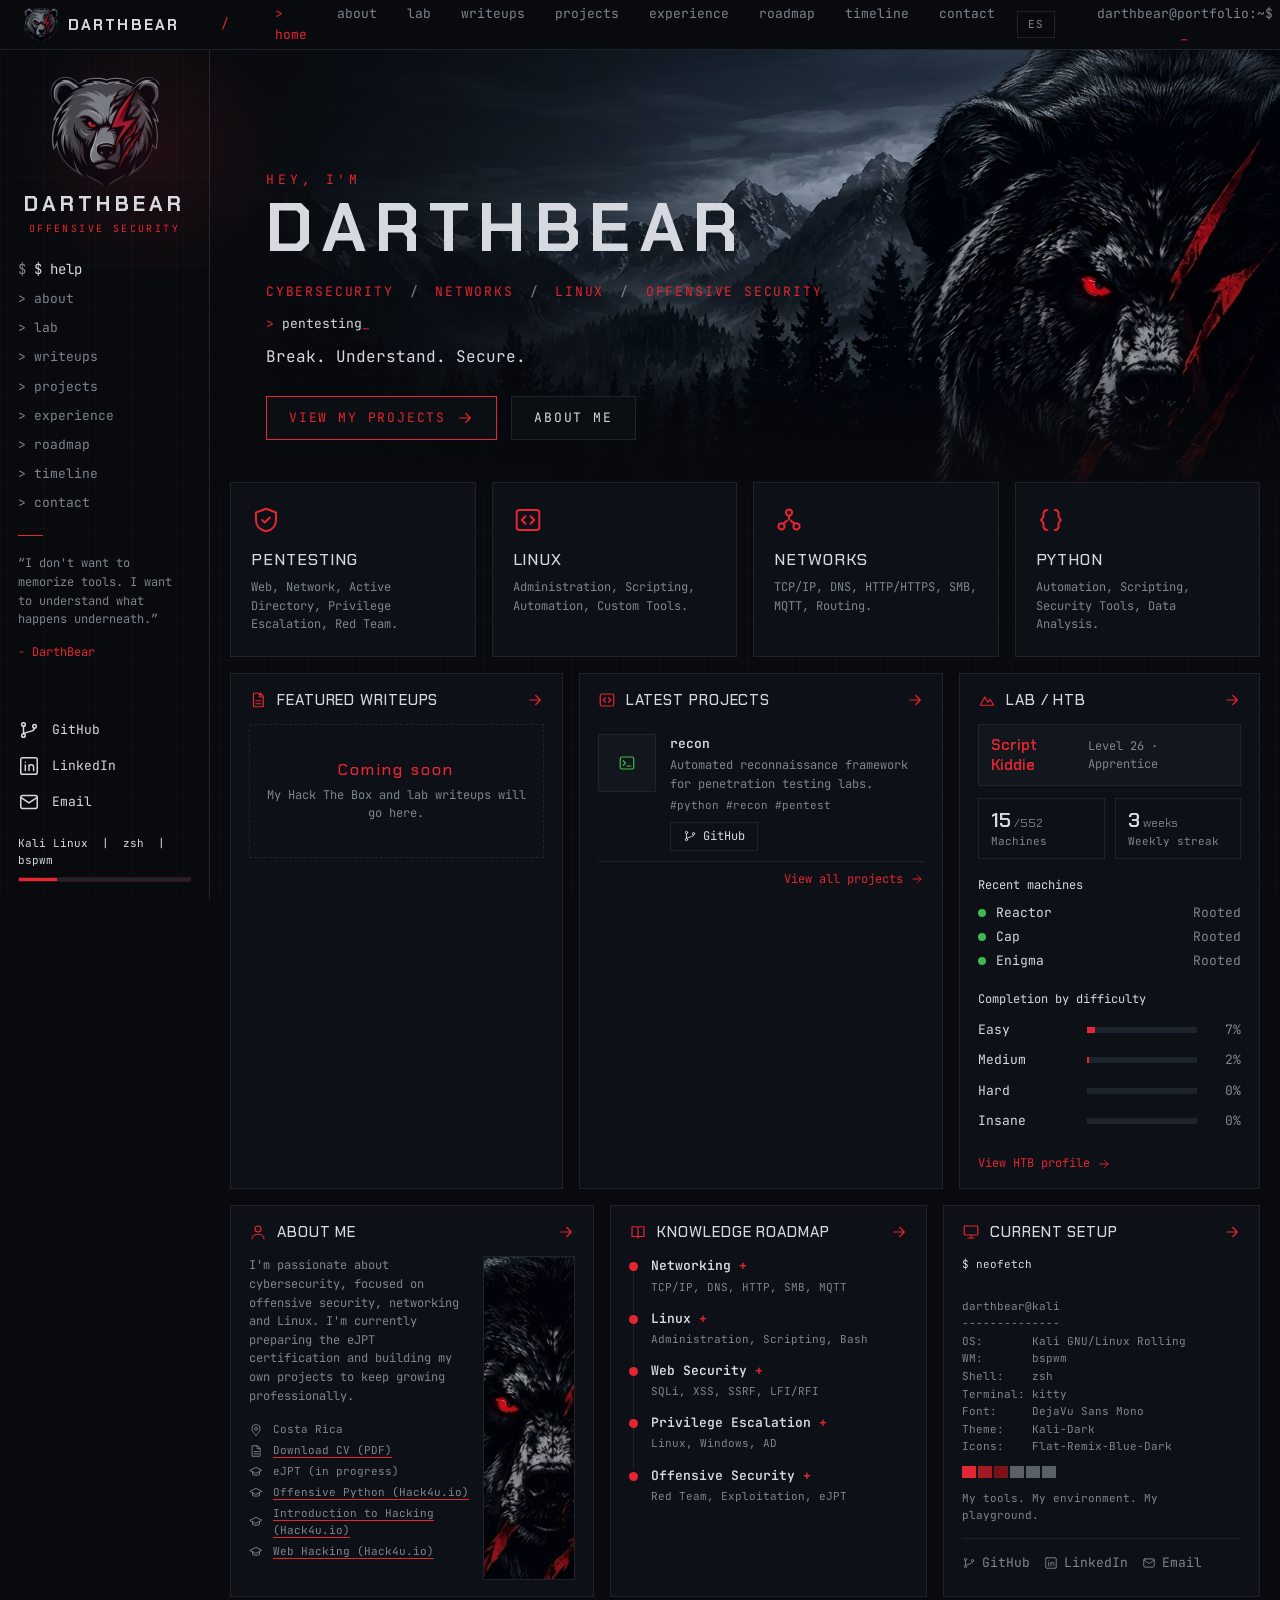
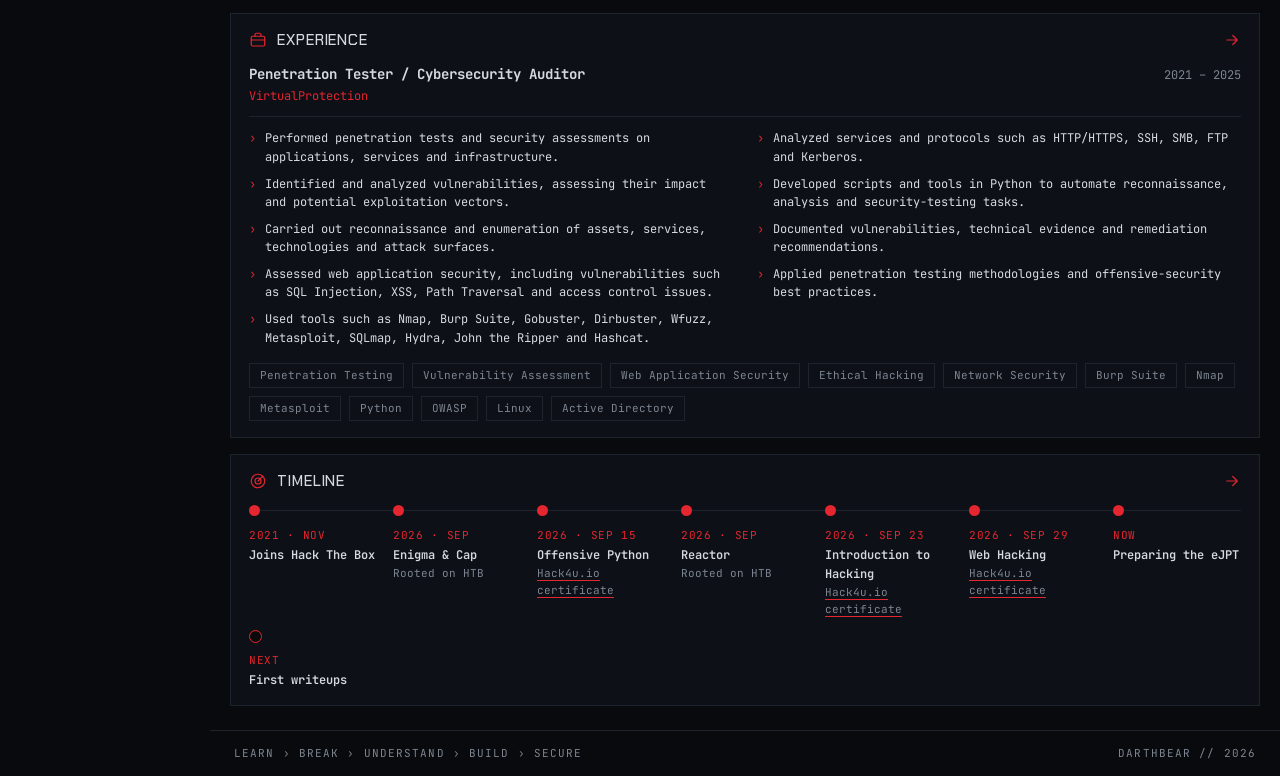
<file: index.html>
<!doctype html>
<html lang="es">
<head>
<meta charset="utf-8">
<meta name="viewport" content="width=device-width, initial-scale=1">
<title>DarthBear · Offensive Security</title>
<meta name="description" content="Portafolio de DarthBear: writeups de HTB, proyectos en Python, redes y Linux.">
<meta name="theme-color" content="#080a0e">
<link rel="canonical" href="https://xx-darthbear-xx.github.io/">
<meta property="og:type" content="website"><meta property="og:site_name" content="DarthBear">
<meta property="og:title" content="DarthBear · Offensive Security"><meta property="og:description" content="Portafolio de ciberseguridad ofensiva: redes, Linux, Python y Hack The Box.">
<meta property="og:url" content="https://xx-darthbear-xx.github.io/"><meta property="og:image" content="https://xx-darthbear-xx.github.io/assets/og.jpg"><meta property="og:image:width" content="1200"><meta property="og:image:height" content="630">
<meta name="twitter:card" content="summary_large_image"><meta name="twitter:image" content="https://xx-darthbear-xx.github.io/assets/og.jpg">
<link rel="alternate" type="application/rss+xml" title="DarthBear · Writeups" href="rss.xml">
<link rel="preload" as="image" href="assets/hero.jpg">
<link rel="icon" type="image/png" href="assets/logo.png">
<link rel="preconnect" href="https://fonts.googleapis.com"><link rel="preconnect" href="https://fonts.gstatic.com" crossorigin>
<link href="https://fonts.googleapis.com/css2?family=JetBrains+Mono:wght@400;600&family=Chakra+Petch:wght@500;700&display=swap" rel="stylesheet">
<link rel="stylesheet" href="styles.css">
</head>
<body>
<svg width="0" height="0" style="position:absolute" aria-hidden="true"><defs>
<symbol id="shield" viewBox="0 0 24 24"><path d="M12 3l8 3v6c0 5-3.5 8-8 9-4.5-1-8-4-8-9V6z M9 12l2 2 4-4"/></symbol>
<symbol id="code" viewBox="0 0 24 24"><rect x="3" y="4" width="18" height="16" rx="2"/><path d="M10 9l-3 3 3 3M14 9l3 3-3 3"/></symbol>
<symbol id="nodes" viewBox="0 0 24 24"><circle cx="12" cy="6" r="2.5"/><circle cx="6" cy="17" r="2.5"/><circle cx="18" cy="17" r="2.5"/><path d="M12 8.5v3M10.5 12.5L7.5 15M13.5 12.5l3 2.5"/></symbol>
<symbol id="py" viewBox="0 0 24 24"><path d="M9 4c-2 0-3 1-3 3v2c0 1-1 2-2 3 1 1 2 2 2 3v2c0 2 1 3 3 3M15 4c2 0 3 1 3 3v2c0 1 1 2 2 3-1 1-2 2-2 3v2c0 2-1 3-3 3"/></symbol>
<symbol id="doc" viewBox="0 0 24 24"><path d="M6 3h9l4 4v14H6zM14 3v5h5M9 13h7M9 17h7"/></symbol>
<symbol id="ghost" viewBox="0 0 24 24"><path d="M6 20V11a6 6 0 0112 0v9l-3-2-3 2-3-2zM10 11h.01M14 11h.01"/></symbol>
<symbol id="win" viewBox="0 0 24 24"><path d="M3 5l8-1v7H3zM13 4l8-1v8h-8zM3 13h8v7l-8-1zM13 13h8v8l-8-1z"/></symbol>
<symbol id="db" viewBox="0 0 24 24"><ellipse cx="12" cy="6" rx="7" ry="3"/><path d="M5 6v12c0 1.7 3.1 3 7 3s7-1.3 7-3V6M5 12c0 1.7 3.1 3 7 3s7-1.3 7-3"/></symbol>
<symbol id="term" viewBox="0 0 24 24"><rect x="3" y="4" width="18" height="16" rx="2"/><path d="M7 9l3 3-3 3M12 16h5"/></symbol>
<symbol id="radar" viewBox="0 0 24 24"><circle cx="12" cy="12" r="9"/><circle cx="12" cy="12" r="4"/><path d="M12 12l6-6"/></symbol>
<symbol id="user" viewBox="0 0 24 24"><circle cx="12" cy="8" r="4"/><path d="M4 21c0-4 4-6 8-6s8 2 8 6"/></symbol>
<symbol id="book" viewBox="0 0 24 24"><path d="M4 5h6a2 2 0 012 2v13a2 2 0 00-2-2H4zM20 5h-6a2 2 0 00-2 2v13a2 2 0 012-2h6z"/></symbol>
<symbol id="screen" viewBox="0 0 24 24"><rect x="3" y="4" width="18" height="12" rx="1"/><path d="M8 20h8M12 16v4"/></symbol>
<symbol id="mtn" viewBox="0 0 24 24"><path d="M3 19l6-11 4 7 3-4 5 8z"/></symbol>
<symbol id="pin" viewBox="0 0 24 24"><path d="M12 21s7-6 7-11a7 7 0 10-14 0c0 5 7 11 7 11z"/><circle cx="12" cy="10" r="2.5"/></symbol>
<symbol id="cap" viewBox="0 0 24 24"><path d="M2 9l10-5 10 5-10 5zM6 11v5c3 2 9 2 12 0v-5"/></symbol>
<symbol id="heart" viewBox="0 0 24 24"><path d="M12 20s-8-5-8-11a4.5 4.5 0 018-2.5A4.5 4.5 0 0120 9c0 6-8 11-8 11z"/></symbol>
<symbol id="gh" viewBox="0 0 24 24"><circle cx="6" cy="6" r="2"/><circle cx="6" cy="18" r="2"/><circle cx="18" cy="8" r="2"/><path d="M6 8v8M18 10c0 4-6 3-12 6"/></symbol>
<symbol id="mail" viewBox="0 0 24 24"><rect x="3" y="5" width="18" height="14" rx="2"/><path d="M3 7l9 6 9-6"/></symbol>
<symbol id="in" viewBox="0 0 24 24"><rect x="3" y="3" width="18" height="18" rx="2"/><path d="M8 11v6M8 8v.01M12 17v-6M12 13c0-3 5-3 5 0v4"/></symbol>
<symbol id="brief" viewBox="0 0 24 24"><rect x="3" y="7" width="18" height="13" rx="2"/><path d="M8 7V5a2 2 0 012-2h4a2 2 0 012 2v2M3 12h18"/></symbol>
<symbol id="ar" viewBox="0 0 24 24"><path d="M5 12h14M13 6l6 6-6 6"/></symbol>
</defs></svg>

<header class="top">
  <a class="tb" href="#home"><img src="assets/logo.png" alt="" width="34" height="34"><b>DARTHBEAR</b></a><span class="sl">/</span>
  <nav aria-label="Principal" data-i18n-attr="aria-label:ariaMain"><a class="on" href="#home" data-i18n="nHome">home</a><a href="#about" data-i18n="nAbout">about</a><a href="#lab" data-i18n="nLab">lab</a><a href="#writeups" data-i18n="nWriteups">writeups</a><a href="#projects" data-i18n="nProjects">projects</a><a href="#experience" data-i18n="nExperience">experience</a><a href="#roadmap" data-i18n="nRoadmap">roadmap</a><a href="#timeline" data-i18n="nTimeline">timeline</a><a href="#contact" data-i18n="nContact">contact</a></nav>
  <button class="lang" id="lang" data-i18n-attr="aria-label:ariaLang" aria-label="Cambiar a inglés">EN</button>
  <button class="prompt" id="open" data-i18n-attr="aria-label:ariaTerm" aria-label="Abrir terminal">darthbear@portfolio:~$ <i>_</i></button>
</header>

<aside class="side">
  <div class="brand"><img src="assets/logo.png" alt="" width="110" height="110"><b>DARTHBEAR</b><span data-i18n="brandSub">OFFENSIVE SECURITY</span></div>
  <nav aria-label="Secundario" data-i18n-attr="aria-label:ariaSide"><a href="#" id="help">$ help</a><a href="#about" data-i18n="nAbout">about</a><a href="#lab" data-i18n="nLab">lab</a><a href="#writeups" data-i18n="nWriteups">writeups</a><a href="#projects" data-i18n="nProjects">projects</a><a href="#experience" data-i18n="nExperience">experience</a><a href="#roadmap" data-i18n="nRoadmap">roadmap</a><a href="#timeline" data-i18n="nTimeline">timeline</a><a href="#contact" data-i18n="nContact">contact</a></nav>
  <blockquote>“<span data-i18n="quote">I don't want to memorize tools. I want to understand what happens underneath.</span>”<cite>- DarthBear</cite></blockquote>
  <div class="soc"><a href="https://github.com/xX-DarthBear-Xx"><svg class="i"><use href="#gh"/></svg>GitHub</a><a href="https://www.linkedin.com/in/kevin-carballo-herrera-245428389"><svg class="i"><use href="#in"/></svg>LinkedIn</a><a href="mailto:kevincarballoherrera@gmail.com"><svg class="i"><use href="#mail"/></svg>Email</a></div>
  <div class="stack">Kali Linux &nbsp;|&nbsp; zsh &nbsp;|&nbsp; bspwm<div class="bar"><i style="width:22%"></i></div></div>
</aside>

<main>
  <section id="home" class="hero">
    <p class="k" data-i18n="hi">HEY, I'M</p>
    <h1>DARTHBEAR</h1>
    <p class="tags"><span data-i18n="tagCyber">CYBERSECURITY</span> <span class="sep">/</span> <span data-i18n="tagNet">NETWORKS</span> <span class="sep">/</span> LINUX <span class="sep">/</span> <span data-i18n="tagOff">OFFENSIVE SECURITY</span></p>
    <p class="type"><span id="tw">pentesting</span><i>_</i></p>
    <p class="motto" data-i18n="motto">Break. Understand. Secure.</p>
    <p><a class="btn pr" href="#projects"><span data-i18n="btnProjects">VIEW MY PROJECTS</span> <svg class="i"><use href="#ar"/></svg></a><a class="btn" href="#about" data-i18n="btnAbout">ABOUT ME</a></p>
  </section>

  <div class="g4">
    <article class="card pil"><svg class="i big"><use href="#shield"/></svg><h3>PENTESTING</h3><p data-i18n="pentDesc">Web, Network, Active Directory, Privilege Escalation, Red Team.</p></article>
    <article class="card pil"><svg class="i big"><use href="#code"/></svg><h3>LINUX</h3><p data-i18n="linuxDesc">Administration, Scripting, Automation, Custom Tools.</p></article>
    <article class="card pil"><svg class="i big"><use href="#nodes"/></svg><h3 data-i18n="pilNet">NETWORKS</h3><p data-i18n="netDesc">TCP/IP, DNS, HTTP/HTTPS, SMB, MQTT, Routing.</p></article>
    <article class="card pil"><svg class="i big"><use href="#py"/></svg><h3>PYTHON</h3><p data-i18n="pyDesc">Automation, Scripting, Security Tools, Data Analysis.</p></article>
  </div>

  <div class="g3">
    <section class="card" id="writeups">
      <h2><svg class="i"><use href="#doc"/></svg><span data-i18n="hWriteups">FEATURED WRITEUPS</span><svg class="i go"><use href="#ar"/></svg></h2>
      <div id="wlist"><p class="soon"><b data-i18n="comingTitle">Coming soon</b><span data-i18n="soon">Aquí publicaré mis writeups de Hack The Box y laboratorios.</span></p></div>
    </section>

    <section class="card" id="projects">
      <h2><svg class="i"><use href="#code"/></svg><span data-i18n="hProjects">LATEST PROJECTS</span><svg class="i go"><use href="#ar"/></svg></h2>
      <div class="proj"><span class="ic sq"><svg class="i"><use href="#term"/></svg></span><div><b>recon</b><p data-i18n="reconDesc">Automated reconnaissance framework for penetration testing labs.</p><em>#python #recon #pentest</em><p class="ghs" id="ghstats"></p><div class="bt"><a href="https://github.com/xX-DarthBear-Xx/recon" target="_blank" rel="noopener"><svg class="i s"><use href="#gh"/></svg>GitHub</a></div></div></div>
      <a class="more" href="https://github.com/xX-DarthBear-Xx?tab=repositories" target="_blank" rel="noopener"><span data-i18n="viewAllProjects">View all projects</span> <svg class="i s"><use href="#ar"/></svg></a>
    </section>

    <section class="card" id="lab">
      <h2><svg class="i"><use href="#mtn"/></svg>LAB / HTB<svg class="i go"><use href="#ar"/></svg></h2>
      <a class="prof" href="https://app.hackthebox.com/users/828180" target="_blank" rel="noopener"><b>Script Kiddie</b><span data-i18n="level">Level 26 · Apprentice</span></a>
      <div class="st"><div><b><span data-n="15">15</span><small> /552</small></b><span data-i18n="machines">Machines</span></div><div><b><span data-n="3">3</span><small data-i18n="weeks"> weeks</small></b><span data-i18n="streak">Weekly streak</span></div></div>
      <h4 data-i18n="recent">Recent Machines</h4>
      <ul class="m"><li><i class="d g"></i>Reactor<b data-i18n="rooted">Rooted</b></li><li><i class="d g"></i>Cap<b data-i18n="rooted">Rooted</b></li><li><i class="d g"></i>Enigma<b data-i18n="rooted">Rooted</b></li></ul>
      <h4 data-i18n="completion">Completion by difficulty</h4>
      <ul class="sk"><li><span class="dl" data-i18n="dEasy">Easy</span><span><i style="width:7.3%"></i></span><b>7%</b></li><li><span class="dl" data-i18n="dMedium">Medium</span><span><i style="width:1.6%"></i></span><b>2%</b></li><li><span class="dl" data-i18n="dHard">Hard</span><span><i style="width:0"></i></span><b>0%</b></li><li><span class="dl" data-i18n="dInsane">Insane</span><span><i style="width:0"></i></span><b>0%</b></li></ul>
      <a class="more l" href="https://app.hackthebox.com/users/828180" target="_blank" rel="noopener"><span data-i18n="viewProfile">View HTB profile</span> <svg class="i s"><use href="#ar"/></svg></a>
    </section>
  </div>

  <div class="g3 b">
    <section class="card" id="about">
      <h2><svg class="i"><use href="#user"/></svg><span data-i18n="hAbout">ABOUT ME</span><svg class="i go"><use href="#ar"/></svg></h2>
      <div class="ab"><div><p><span data-i18n="aboutP">Soy un apasionado por la ciberseguridad, con enfoque en seguridad ofensiva, redes y Linux. Actualmente me encuentro en proceso de certificación eJPT y desarrollando proyectos propios para seguir creciendo profesionalmente.</span></p>
      <ul><li><svg class="i s"><use href="#pin"/></svg>Costa Rica</li><li><svg class="i s"><use href="#doc"/></svg><a href="assets/cv.pdf" target="_blank" rel="noopener" data-i18n-attr="href:cvHref"><span data-i18n="cvLink">Descargar CV (PDF)</span></a></li><li><svg class="i s"><use href="#cap"/></svg><span data-i18n="ejpt">eJPT (en preparación)</span></li><li><svg class="i s"><use href="#cap"/></svg><a href="https://hack4u.io/certificate/1647-6136-1045-3499" target="_blank" rel="noopener"><span data-i18n="certPy">Python Ofensivo (Hack4u.io)</span></a></li><li><svg class="i s"><use href="#cap"/></svg><a href="https://hack4u.io/certificate/9980-1075-3789-9197" target="_blank" rel="noopener"><span data-i18n="certHack">Introducción al Hacking (Hack4u.io)</span></a></li><li><svg class="i s"><use href="#cap"/></svg><a href="https://hack4u.io/certificate/0853-7112-1765-0028" target="_blank" rel="noopener"><span data-i18n="certWeb">Hacking Web (Hack4u.io)</span></a></li></ul></div><div class="photo" role="img" data-i18n-attr="aria-label:ariaPhoto" aria-label="Retrato de DarthBear"></div></div>
    </section>
    <section class="card" id="roadmap">
      <h2><svg class="i"><use href="#book"/></svg><span data-i18n="hRoadmap">KNOWLEDGE ROADMAP</span><svg class="i go"><use href="#ar"/></svg></h2>
      <ol class="rm"><li><details><summary><b data-i18n="rmNetT">Networking</b><span>TCP/IP, DNS, HTTP, SMB, MQTT</span></summary><p><span data-i18n="rmNet">Modelo OSI, direccionamiento IP y subnetting, ARP, DHCP, puertos y servicios, análisis de tráfico con Wireshark.</span></p></details></li><li><details><summary><b>Linux</b><span data-i18n="rmLinuxS">Administration, Scripting, Bash</span></summary><p><span data-i18n="rmLinux">Permisos, procesos, servicios, redes en Linux, cron y bash scripting.</span></p></details></li><li><details><summary><b data-i18n="rmWebT">Web Security</b><span>SQLi, XSS, SSRF, LFI/RFI</span></summary><p><span data-i18n="rmWeb">Enumeración web, OWASP Top 10, inyecciones, autenticación, subida de archivos y Burp Suite.</span></p></details></li><li><details><summary><b data-i18n="rmPrivT">Privilege Escalation</b><span>Linux, Windows, AD</span></summary><p><span data-i18n="rmPriv">SUID, sudo, tareas cron, servicios mal configurados, kernel y escalada en Windows y AD.</span></p></details></li><li><details><summary><b data-i18n="rmOffT">Offensive Security</b><span data-i18n="rmOffS">Red Team, Exploitation, eJPT</span></summary><p><span data-i18n="rmOff">Metodología de pentesting, explotación, post-explotación, reportes y preparación del eJPT.</span></p></details></li></ol>
    </section>
    <section class="card" id="contact">
      <h2><svg class="i"><use href="#screen"/></svg><span data-i18n="hSetup">CURRENT SETUP</span><svg class="i go"><use href="#ar"/></svg></h2>
      <pre class="nf"><u>$ neofetch</u>
darthbear@kali
--------------
OS:       Kali GNU/Linux Rolling
WM:       bspwm
Shell:    zsh
Terminal: kitty
Font:     DejaVu Sans Mono
Theme:    Kali-Dark
Icons:    Flat-Remix-Blue-Dark</pre>
      <div class="sw"><i></i><i></i><i></i><i></i><i></i><i></i></div>
      <p class="fine" data-i18n="fine">My tools. My environment. My playground.</p>
      <div class="cc"><a href="https://github.com/xX-DarthBear-Xx"><svg class="i s"><use href="#gh"/></svg>GitHub</a><a href="https://www.linkedin.com/in/kevin-carballo-herrera-245428389"><svg class="i s"><use href="#in"/></svg>LinkedIn</a><a href="mailto:kevincarballoherrera@gmail.com"><svg class="i s"><use href="#mail"/></svg>Email</a></div>
    </section>
  </div>


  <section class="card exp" id="experience">
    <h2><svg class="i"><use href="#brief"/></svg><span data-i18n="hExp">EXPERIENCE</span><svg class="i go"><use href="#ar"/></svg></h2>
    <div class="jobhead"><div><b data-i18n="jobTitle">Penetration Tester / Auditor de Ciberseguridad</b><span class="jobsub">VirtualProtection</span></div><time data-i18n="jobDates">2021 – 2025</time></div>
    <ul class="joblist">
      <li data-i18n="exp1">Ejecución de pruebas de penetración y evaluaciones de seguridad sobre aplicaciones, servicios e infraestructura.</li>
      <li data-i18n="exp2">Identificación y análisis de vulnerabilidades, evaluando su impacto y posibles vectores de explotación.</li>
      <li data-i18n="exp3">Realización de reconocimiento y enumeración de activos, servicios, tecnologías y superficies de ataque.</li>
      <li data-i18n="exp4">Evaluación de seguridad de aplicaciones web, incluyendo vulnerabilidades como SQL Injection, XSS, Path Traversal y problemas de control de acceso.</li>
      <li data-i18n="exp5">Utilización de herramientas como Nmap, Burp Suite, Gobuster, Dirbuster, Wfuzz, Metasploit, SQLmap, Hydra, John the Ripper y Hashcat.</li>
      <li data-i18n="exp6">Análisis de servicios y protocolos como HTTP/HTTPS, SSH, SMB, FTP y Kerberos.</li>
      <li data-i18n="exp7">Desarrollo de scripts y herramientas en Python para automatizar tareas de reconocimiento, análisis y pruebas de seguridad.</li>
      <li data-i18n="exp8">Documentación de vulnerabilidades, evidencia técnica y recomendaciones de remediación.</li>
      <li data-i18n="exp9">Aplicación de metodologías y buenas prácticas de penetration testing y seguridad ofensiva.</li>
    </ul>
    <div class="skl"><span>Penetration Testing</span><span>Vulnerability Assessment</span><span>Web Application Security</span><span>Ethical Hacking</span><span>Network Security</span><span>Burp Suite</span><span>Nmap</span><span>Metasploit</span><span>Python</span><span>OWASP</span><span>Linux</span><span>Active Directory</span></div>
  </section>

  <section class="card tl" id="timeline">
    <h2><svg class="i"><use href="#radar"/></svg><span data-i18n="hTimeline">TIMELINE</span><svg class="i go"><use href="#ar"/></svg></h2>
    <ol class="tlv">
      <li><time>2021 · NOV</time><b data-i18n="tl1">Se une a Hack The Box</b></li>
      <li><time>2026 · SEP</time><b data-i18n="tlEC">Enigma y Cap</b><span data-i18n="tl2">Resueltas en HTB</span></li>
      <li><time>2026 · SEP 15</time><b data-i18n="certPyT">Python Ofensivo</b><a href="https://hack4u.io/certificate/1647-6136-1045-3499" target="_blank" rel="noopener"><span data-i18n="tlCert">Certificado Hack4u.io</span></a></li>
      <li><time>2026 · SEP</time><b>Reactor</b><span data-i18n="tl3">Resuelta en HTB</span></li>
      <li><time>2026 · SEP 23</time><b data-i18n="certHackT">Introducción al Hacking</b><a href="https://hack4u.io/certificate/9980-1075-3789-9197" target="_blank" rel="noopener"><span data-i18n="tlCert">Certificado Hack4u.io</span></a></li>
      <li><time>2026 · SEP 29</time><b data-i18n="certWebT">Hacking Web</b><a href="https://hack4u.io/certificate/0853-7112-1765-0028" target="_blank" rel="noopener"><span data-i18n="tlCert">Certificado Hack4u.io</span></a></li>
      <li class="now"><time data-i18n="tlNow">AHORA</time><b data-i18n="tl4">Preparando el eJPT</b></li>
      <li class="nx"><time data-i18n="tlNext">PRÓXIMO</time><b data-i18n="tl5">Primeros writeups</b></li>
    </ol>
  </section>
</main>

<footer><span data-i18n="foot">LEARN &nbsp;›&nbsp; BREAK &nbsp;›&nbsp; UNDERSTAND &nbsp;›&nbsp; BUILD &nbsp;›&nbsp; SECURE</span><span>DARTHBEAR // 2026</span></footer>

<div class="term" id="termbox" hidden><div class="out" id="out" role="log" aria-live="polite" data-i18n-html="termHint">Escribe <b>help</b> para ver los comandos.</div><label><span id="ps">darthbear@portfolio:~$</span><input id="cmd" autocomplete="off" spellcheck="false" data-i18n-attr="aria-label:ariaCmd" aria-label="Comando"></label></div>
<script src="i18n.js"></script>
<script src="script.js"></script>
<script src="writeups.js" defer></script>
</body>
</html>
</file>
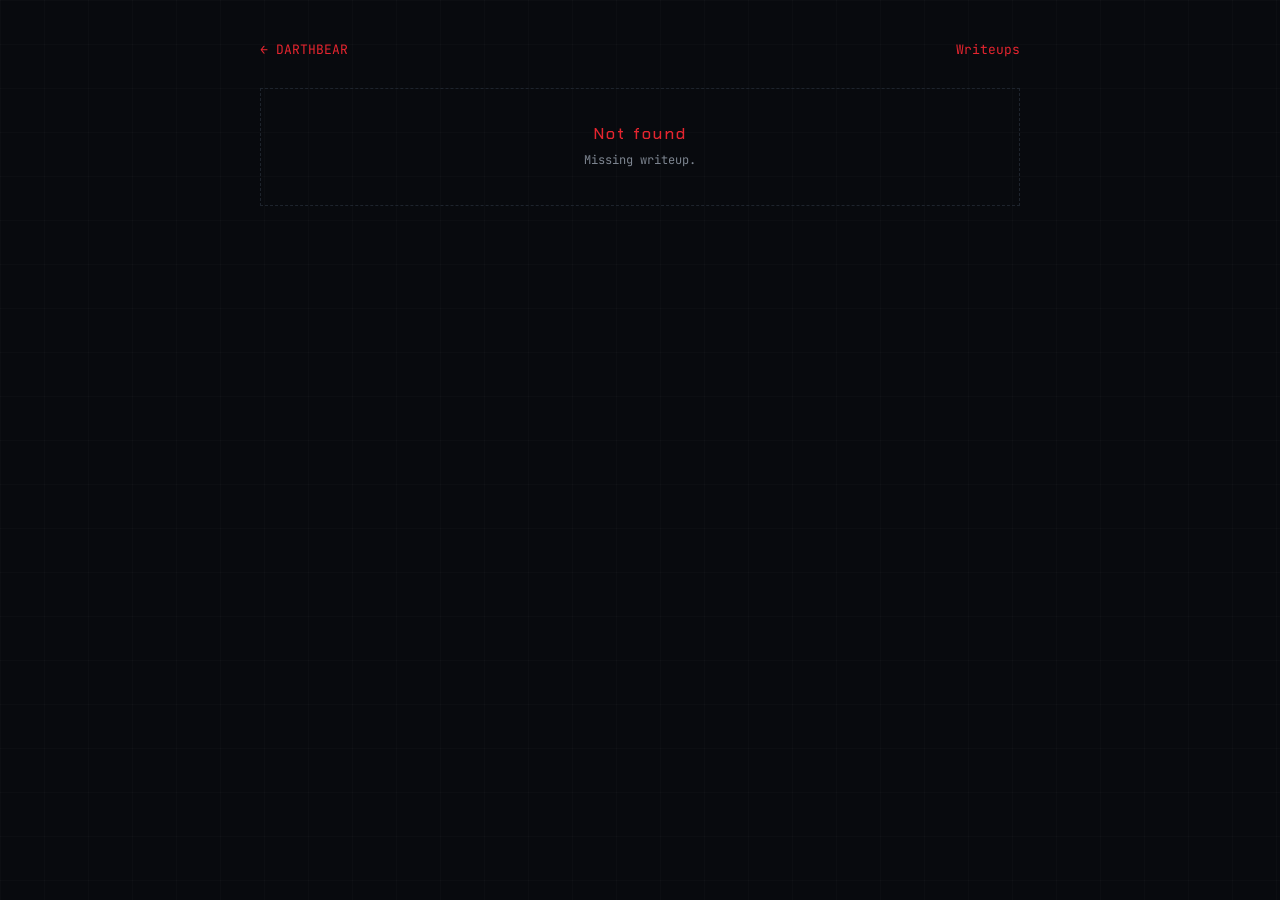
<file: writeup.html>
<!doctype html>
<html lang="es"><head><meta charset="utf-8"><meta name="viewport" content="width=device-width, initial-scale=1">
<title>Writeup · DarthBear</title><meta name="description" content="Writeup de ciberseguridad ofensiva por DarthBear."><meta name="theme-color" content="#080a0e"><meta property="og:title" content="Writeup · DarthBear"><meta property="og:description" content="Writeup de ciberseguridad ofensiva por DarthBear."><meta property="og:image" content="https://xx-darthbear-xx.github.io/assets/og.jpg"><meta name="twitter:card" content="summary_large_image">
<link rel="icon" type="image/png" href="assets/logo.png">
<link href="https://fonts.googleapis.com/css2?family=JetBrains+Mono:wght@400;600&family=Chakra+Petch:wght@500;700&display=swap" rel="stylesheet">
<link rel="alternate" type="application/rss+xml" title="DarthBear · Writeups" href="rss.xml">
<link rel="stylesheet" href="styles.css"></head>
<body class="page"><main class="doc">
<nav class="top2"><a href="index.html">← DARTHBEAR</a><a href="writeups.html">Writeups</a></nav>
<header id="wh"></header><article id="md" class="md"></article>
</main><script src="i18n.js"></script><script src="writeups.js"></script></body></html>
</file>
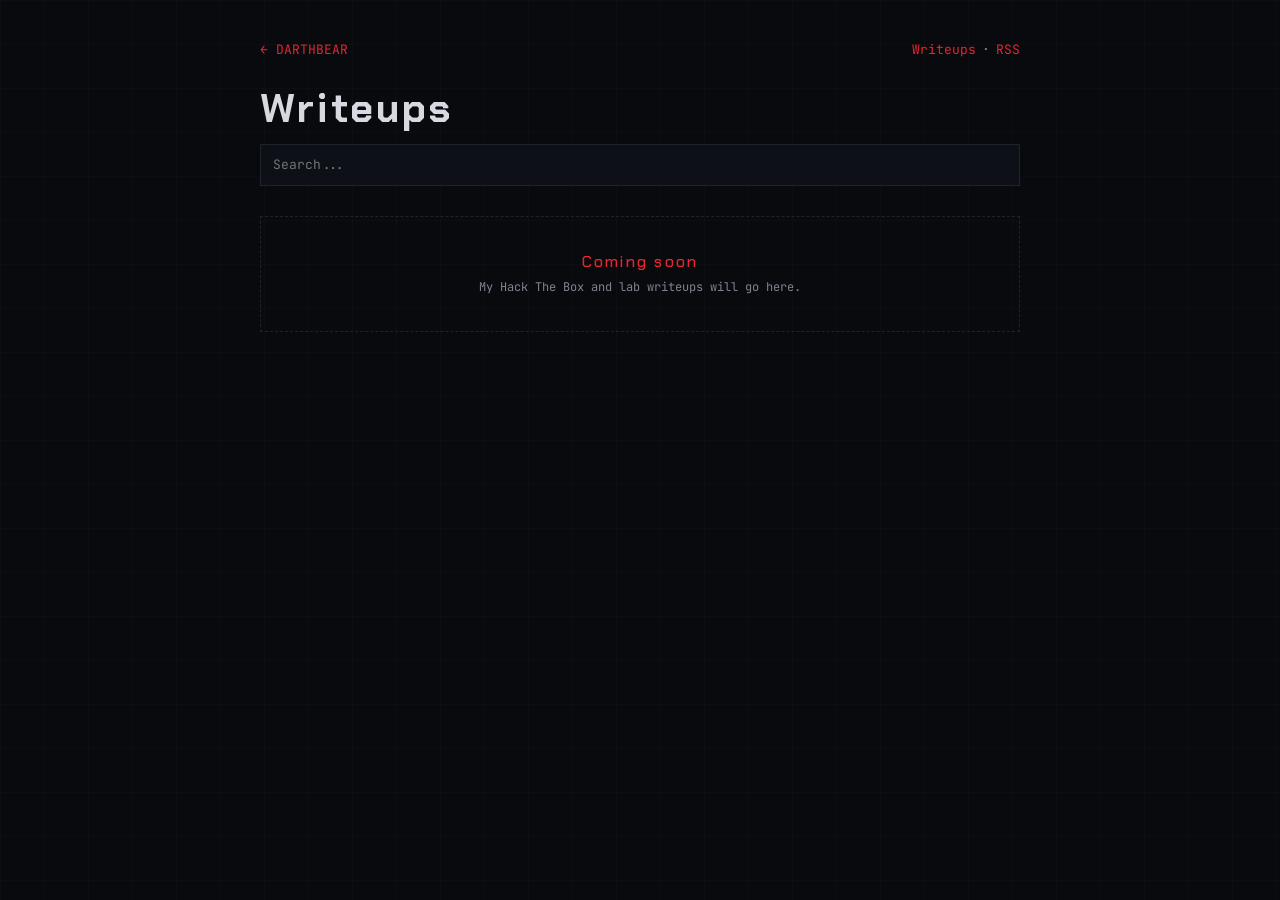
<file: writeups.html>
<!doctype html>
<html lang="es"><head><meta charset="utf-8"><meta name="viewport" content="width=device-width, initial-scale=1">
<title>Writeups · DarthBear</title><meta name="description" content="Writeups de Hack The Box y laboratorios de ciberseguridad ofensiva."><meta name="theme-color" content="#080a0e"><meta property="og:title" content="Writeups · DarthBear"><meta property="og:description" content="Writeups de Hack The Box y laboratorios de ciberseguridad ofensiva."><meta property="og:image" content="https://xx-darthbear-xx.github.io/assets/og.jpg"><meta name="twitter:card" content="summary_large_image">
<link rel="icon" type="image/png" href="assets/logo.png">
<link href="https://fonts.googleapis.com/css2?family=JetBrains+Mono:wght@400;600&family=Chakra+Petch:wght@500;700&display=swap" rel="stylesheet">
<link rel="alternate" type="application/rss+xml" title="DarthBear · Writeups" href="rss.xml">
<link rel="stylesheet" href="styles.css"></head>
<body class="page"><main class="doc">
<nav class="top2"><a href="index.html">← DARTHBEAR</a><span><a href="writeups.html">Writeups</a> · <a href="rss.xml">RSS</a></span></nav>
<h1>Writeups</h1><input id="wq" class="wq" type="search" placeholder="Buscar..." aria-label="Buscar writeups" data-i18n-attr="placeholder:wSearch;aria-label:ariaSearch"><div id="wt" class="chips"></div><div id="wall"></div>
</main><script src="i18n.js"></script><script src="writeups.js"></script></body></html>
</file>
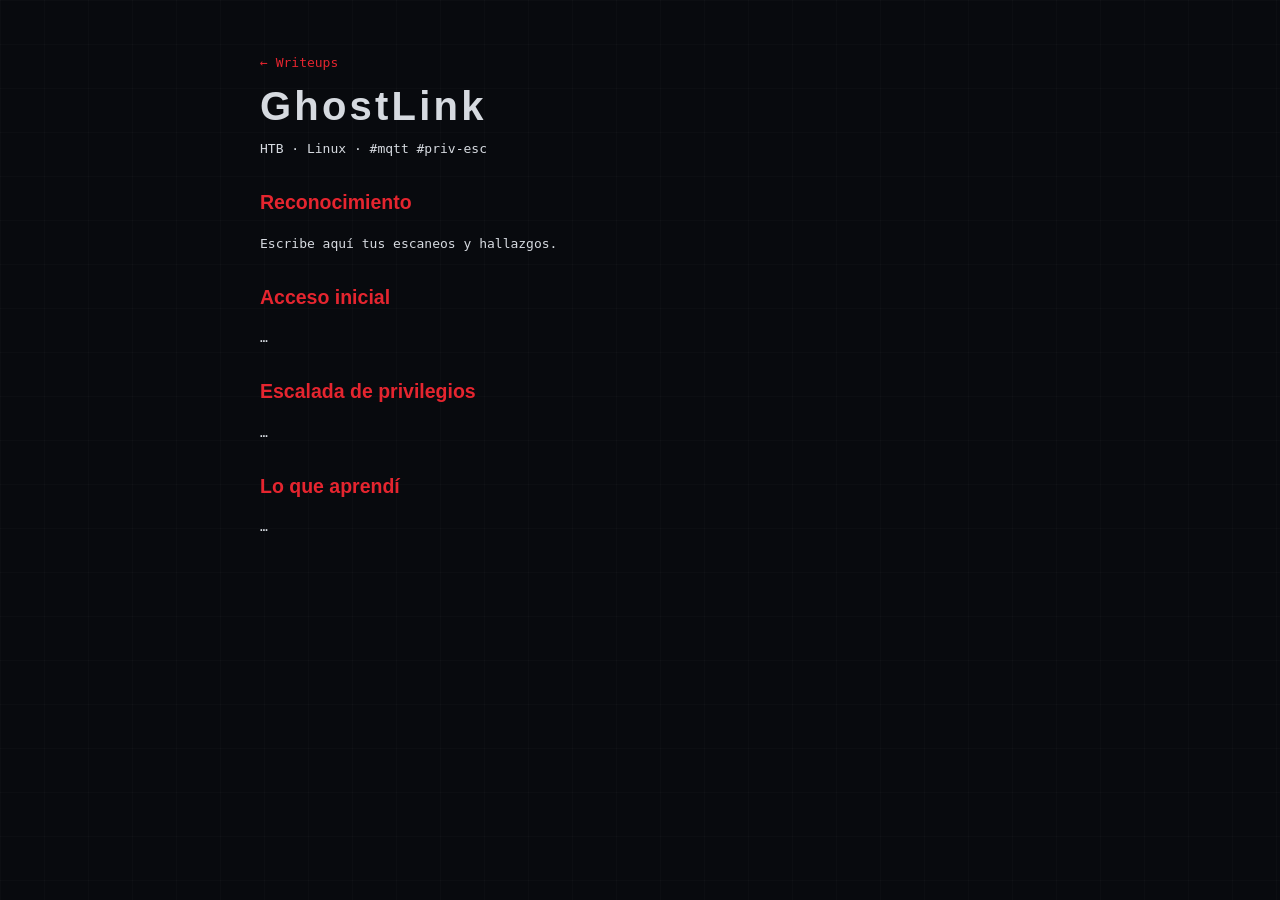
<file: writeups/ghostlink.html>
<!doctype html>
<html lang="es"><head><meta charset="utf-8"><meta name="viewport" content="width=device-width, initial-scale=1">
<title>GhostLink · DarthBear</title><link rel="stylesheet" href="../styles.css"></head>
<body class="page"><main class="doc">
<p><a href="../index.html#writeups">← Writeups</a></p>
<h1>GhostLink</h1><p class="tag">HTB · Linux · #mqtt #priv-esc</p>
<h2>Reconocimiento</h2><p>Escribe aquí tus escaneos y hallazgos.</p>
<h2>Acceso inicial</h2><p>…</p>
<h2>Escalada de privilegios</h2><p>…</p>
<h2>Lo que aprendí</h2><p>…</p>
</main></body></html>
</file>
<file: styles.css>
:root{--bg:#080a0e;--pn:#0d1117;--ln:#1e242d;--tx:#d6dae0;--dm:#7d8590;--rd:#e5252f;--gn:#3fb950;--am:#e3a008;--mono:"JetBrains Mono",ui-monospace,Menlo,monospace;--hd:"Chakra Petch","JetBrains Mono",sans-serif}
*{box-sizing:border-box}html{scroll-behavior:smooth;scroll-padding-top:64px}
body{margin:0;background:var(--bg);color:var(--tx);font:13px/1.55 var(--mono)}
a{color:inherit;text-decoration:none}a:hover{color:var(--rd)}
:focus-visible{outline:2px solid var(--rd);outline-offset:2px}
.i{width:18px;height:18px;fill:none;stroke:currentColor;stroke-width:1.6;stroke-linecap:round;stroke-linejoin:round;flex:none;vertical-align:middle}.i.big{width:30px;height:30px;color:var(--rd)}.i.s{width:14px;height:14px}
.top{position:fixed;inset:0 0 auto 0;height:50px;z-index:5;display:flex;align-items:center;gap:22px;padding:0 24px;background:var(--bg);border-bottom:1px solid var(--ln)}
.tb{display:flex;align-items:center;gap:10px;font:600 15px var(--hd);letter-spacing:.14em}.sl{color:var(--rd);margin-left:20px}
.top nav{display:flex;gap:30px;margin-left:24px}.top nav a{color:var(--dm)}.top nav a.on{color:var(--rd)}.top nav a.on::before{content:"> "}
.prompt{margin-left:14px;background:none;border:0;color:var(--dm);font:inherit;cursor:pointer}.prompt i{color:var(--rd)}
.side{position:fixed;top:50px;bottom:0;left:0;width:210px;padding:26px 18px 18px;border-right:1px solid var(--ln);display:flex;flex-direction:column;gap:22px}
.brand{display:grid;justify-items:center;gap:4px;text-align:center}.brand b{font:700 21px var(--hd);letter-spacing:.2em}.brand span{color:var(--rd);font-size:10px;letter-spacing:.24em}
.side nav{display:grid;gap:9px}.side nav a{color:var(--dm)}.side nav a::before{content:"> ";color:var(--dm)}.side nav a:first-child{color:var(--tx)}.side nav a:first-child::before{content:"$ ";}
.side nav a:first-child{font-size:14px}
blockquote{margin:0;font-size:12px;color:var(--dm);padding-top:18px;border-top:1px solid var(--rd);border-image:linear-gradient(90deg,var(--rd) 15%,transparent 15%) 1}blockquote cite{display:block;color:var(--rd);margin-top:14px;font-style:normal}
.soc{display:grid;gap:14px;margin-top:auto}.soc a{display:flex;align-items:center;gap:12px}.soc .i{width:22px;height:22px}
.stack{font-size:11px}.bar{height:5px;background:var(--ln);margin-top:8px;border:1px solid #3a1015}.bar i{display:block;height:100%;background:var(--rd)}
main{margin:50px 0 0 210px;padding:0 0 24px}
.hero{position:relative;height:440px;padding:120px 56px 0;overflow:hidden;background:url(assets/hero.jpg) calc(72% + var(--px,0)*3%) 40%/cover}
.hero::after{content:"";position:absolute;inset:0;background:linear-gradient(90deg,var(--bg) 0,rgba(8,10,14,.55) 32%,transparent 62%),linear-gradient(0deg,var(--bg),transparent 28%)}
.hero>*{position:relative;z-index:1}
.k{color:var(--rd);letter-spacing:.3em;margin:0 0 4px}h1{font:700 clamp(44px,7vw,68px)/1 var(--hd);letter-spacing:.14em;margin:0 0 20px;animation:in .9s ease-out both,gl 7s 1.5s infinite}
.tags{color:var(--rd);letter-spacing:.14em;margin:0 0 12px}.tags .sep{color:var(--dm);margin:0 6px}.motto{font-size:16px;margin:0 0 26px}
.btn{display:inline-flex;align-items:center;gap:10px;padding:11px 22px;border:1px solid var(--ln);margin-right:14px;letter-spacing:.14em;background:#0b0e13}.btn.pr{border-color:var(--rd);color:var(--rd)}.btn:hover{background:var(--rd);color:#fff}
.g4,.g3{display:grid;gap:16px;padding:0 20px;margin-top:16px}.g4{grid-template-columns:repeat(4,1fr);margin-top:-8px;position:relative;z-index:2}.g3{grid-template-columns:1.05fr 1.15fr .95fr}.g3.b{grid-template-columns:1.15fr 1fr 1fr}
.card{background:var(--pn);border:1px solid var(--ln);padding:16px 18px;min-width:0;transition:border-color .25s,box-shadow .25s}.card:hover{border-color:#5a1a20;box-shadow:0 0 26px rgba(229,37,47,.12)}
.pil{padding:22px 20px}.pil h3{font:500 16px var(--hd);letter-spacing:.06em;margin:14px 0 8px}.pil p{margin:0;color:var(--dm);font-size:12px}
.card h2{display:flex;align-items:center;gap:10px;font:500 15px var(--hd);letter-spacing:.06em;margin:0 0 14px}.card h2>.i:first-child{color:var(--rd)}.go{margin-left:auto;color:var(--rd)}
.row{display:flex;gap:14px;padding:10px 0;border-bottom:1px solid var(--ln)}.row:last-of-type{border:0}
.ic{display:grid;place-items:center;width:40px;height:40px;border:1px solid var(--ln);background:#12161d;flex:none}.ic.sq{width:58px;height:58px;color:var(--gn)}
.row b,.proj b{display:block;font-weight:600}time,em{display:block;color:var(--dm);font-size:11px;font-style:normal}
.more{display:block;text-align:right;color:var(--rd);font-size:12px;margin-top:8px}.more.l{text-align:left;margin-top:16px}
.proj{display:flex;gap:14px;padding:10px 0;border-bottom:1px solid var(--ln)}.proj p{margin:2px 0 4px;color:var(--dm);font-size:12px}
.bt{display:flex;gap:10px;margin-top:8px}.bt a{display:inline-flex;align-items:center;gap:6px;padding:4px 12px;border:1px solid var(--ln);font-size:12px}
h4{font:400 12px var(--mono);margin:0 0 8px}
.m,.sk,.rm,.ab ul{list-style:none;margin:0 0 18px;padding:0}.m li{display:flex;align-items:center;gap:10px;padding:2px 0}.m b{margin-left:auto;font-weight:400;color:var(--dm)}
.d{width:8px;height:8px;border-radius:50%}.d.g{background:var(--gn)}.d.a{background:var(--am)}
.sk li{display:grid;grid-template-columns:1fr 110px 34px;gap:10px;align-items:center;padding:5px 0}.sk span{height:6px;background:var(--ln)}.sk i{display:block;height:100%;background:var(--rd)}.sk b{font-weight:400;color:var(--dm);text-align:right}
.ab{display:grid;grid-template-columns:1fr 92px;gap:12px}.ab p{margin:0 0 14px;color:var(--dm);font-size:12px}.ab li{display:flex;gap:10px;align-items:center;color:var(--dm);font-size:11px;padding:2px 0}
.photo{background:url(assets/bear.jpg) center/cover,linear-gradient(160deg,#20262e,#0b0d11);border:1px solid var(--ln);min-height:120px}
.rm{position:relative}.rm li{padding:0 0 12px 22px;position:relative}.rm li::before{content:"";position:absolute;left:0;top:6px;width:9px;height:9px;border-radius:50%;background:var(--rd)}.rm li::after{content:"";position:absolute;left:4px;top:15px;bottom:-4px;width:1px;background:var(--ln)}.rm li:last-child::after{display:none}
.rm b{display:block;font-weight:600}.rm span{color:var(--dm);font-size:11px}
.nf{margin:0 0 10px;font:11px/1.6 var(--mono);color:var(--dm);overflow-x:auto}.nf u{text-decoration:none;color:var(--tx);display:block;margin-bottom:6px}.sw{display:flex;gap:2px}.sw i{width:14px;height:12px;background:var(--rd)}.sw i:nth-child(n+4){background:#586069}.sw i:nth-child(2){background:#a11a22}.sw i:nth-child(3){background:#7a1219}
.fine{font-size:11px;color:var(--dm);margin:12px 0 0}
footer{margin-left:210px;padding:14px 24px;border-top:1px solid var(--ln);display:flex;justify-content:space-between;color:var(--dm);font-size:11px;letter-spacing:.1em}
.term{position:fixed;right:20px;bottom:20px;width:min(440px,calc(100% - 40px));z-index:9;background:var(--pn);border:1px solid var(--rd);padding:12px}
.term .out{max-height:220px;overflow:auto;white-space:pre-wrap;color:var(--dm);margin-bottom:8px}.term .out b{color:var(--tx)}.term label{display:flex;gap:8px}.term span{color:var(--rd);white-space:nowrap}.term input{flex:1;min-width:0;background:none;border:0;color:var(--tx);font:inherit;outline:0}
.page{padding:40px 20px}.doc{max-width:760px;margin:0 auto}.doc h1{font-size:40px;letter-spacing:.08em;margin-bottom:8px;animation:none}.doc h2{color:var(--rd);font-family:var(--hd);margin-top:28px}.doc a{color:var(--rd)}
@keyframes in{from{opacity:0;letter-spacing:.4em}to{opacity:1;letter-spacing:.14em}}
@media(max-width:1100px){.g4{grid-template-columns:repeat(2,1fr)}.g3,.g3.b{grid-template-columns:1fr}}
@media(max-width:800px){.side{display:none}main,footer{margin-left:0}.top{gap:10px;padding:0 14px}.sl{display:none}.top nav{gap:16px;overflow-x:auto;-webkit-overflow-scrolling:touch;flex:1;scrollbar-width:none}.top nav::-webkit-scrollbar{display:none}.hero{height:340px;padding:80px 20px 0;background-position:78% 40%}.g4,.g3{padding:0 12px}.g4{grid-template-columns:1fr}footer{flex-direction:column;gap:4px}}
@media(prefers-reduced-motion:reduce){h1,.type i,.card,.sk i,.tlv li.now::before{animation:none;transition:none}html{scroll-behavior:auto}}
.soon{margin:0;padding:34px 16px;border:1px dashed var(--ln);text-align:center;color:var(--dm);font-size:12px}.soon b{display:block;color:var(--rd);font:500 16px var(--hd);letter-spacing:.14em;margin-bottom:6px}
.ab li a{text-decoration:underline;text-decoration-color:var(--rd);text-underline-offset:3px}
.prof{display:flex;justify-content:space-between;align-items:baseline;gap:8px;padding:10px 12px;border:1px solid var(--ln);background:#12161d;margin-bottom:12px}.prof b{color:var(--rd);font:600 15px var(--hd)}.prof span{color:var(--dm);font-size:12px}
.st{display:grid;grid-template-columns:1fr 1fr;gap:10px;margin-bottom:18px}.st div{border:1px solid var(--ln);padding:8px 12px;color:var(--dm);font-size:11px}.st b{display:block;color:var(--tx);font:600 20px var(--hd)}.st small{font-size:12px;color:var(--dm);font-weight:400}

/* v2 */
@keyframes gl{0%,93%,100%{transform:none;text-shadow:none}94%{transform:translate(-3px,1px);text-shadow:3px 0 var(--rd),-3px 0 #2bd}96%{transform:translate(3px,-1px);text-shadow:-3px 0 var(--rd),3px 0 #2bd}98%{transform:none;text-shadow:none}}
.type{margin:0 0 10px;min-height:1.6em}.type::before{content:"> ";color:var(--rd)}.type i{color:var(--rd);font-style:normal;animation:bl 1s steps(2) infinite}
@keyframes bl{50%{opacity:0}}
body::before{content:"";position:fixed;inset:0;z-index:-1;pointer-events:none;background:linear-gradient(rgba(255,255,255,.02) 1px,transparent 1px) 0 0/44px 44px,linear-gradient(90deg,rgba(255,255,255,.02) 1px,transparent 1px) 0 0/44px 44px}
.sk i{transition:width 1.2s cubic-bezier(.2,.7,.2,1)}
.rm summary{list-style:none;cursor:pointer}.rm summary::-webkit-details-marker{display:none}.rm summary b::after{content:" +";color:var(--rd)}.rm details[open] summary b::after{content:" \2212"}.rm details p{margin:6px 0 0;color:var(--tx);font-size:11px}
.glow{position:fixed;left:0;top:0;width:300px;height:300px;pointer-events:none;z-index:1;mix-blend-mode:screen;background:radial-gradient(circle,rgba(229,37,47,.11),transparent 65%)}
.boot{position:fixed;inset:0;z-index:50;background:#05070a;display:grid;place-content:center;justify-items:start;font:13px/1.9 var(--mono);color:var(--rd);cursor:pointer;transition:opacity .5s}.boot.off{opacity:0}.boot pre{margin:0;font:inherit;color:var(--tx)}.boot button{margin-top:18px;background:none;border:0;color:var(--dm);font:inherit;cursor:pointer}
/* writeups */
.top2{display:flex;justify-content:space-between;margin-bottom:28px;color:var(--dm)}
.wq{width:100%;padding:10px 12px;background:var(--pn);border:1px solid var(--ln);color:var(--tx);font:inherit;margin:8px 0 12px}
.chips{display:flex;flex-wrap:wrap;gap:8px;margin-bottom:18px}.chips button{background:none;border:1px solid var(--ln);color:var(--dm);font:inherit;font-size:12px;padding:3px 10px;cursor:pointer}.chips button.on,.chips button:hover{border-color:var(--rd);color:var(--rd)}
.wmeta{color:var(--dm);font-size:12px;margin:0 0 6px}
.md{line-height:1.75}.md h2{border-bottom:1px solid var(--ln);padding-bottom:6px;margin-top:32px}.md h3{margin-top:24px}
.md pre{background:var(--pn);border:1px solid var(--ln);padding:14px;overflow-x:auto;font-size:12.5px}.md code{background:var(--pn);padding:1px 5px;font-size:.92em}.md pre code{background:none;padding:0}
.md blockquote{margin:16px 0;padding:4px 16px;border-left:2px solid var(--rd);color:var(--dm)}.md img{max-width:100%;border:1px solid var(--ln)}.md a{color:var(--rd)}
.lang{margin-left:auto;background:none;border:1px solid var(--ln);color:var(--dm);font:inherit;font-size:11px;padding:4px 10px;cursor:pointer;letter-spacing:.1em}.lang:hover{border-color:var(--rd);color:var(--rd)}
.ghs{color:var(--gn);font-size:11px;margin:6px 0 0}
.top2 span{display:flex;gap:6px}
@media(max-width:800px){.lang{margin-left:0}}
/* timeline */
.tl{margin:16px 20px 0}
.tlv{list-style:none;margin:14px 0 0;padding:0;display:grid;grid-template-columns:repeat(auto-fit,minmax(120px,1fr));gap:12px 16px;position:relative}
.tlv::before{content:"";position:absolute;left:0;right:0;top:5px;height:1px;background:var(--ln)}
.tlv li{position:relative;padding-top:22px;font-size:11px;color:var(--dm)}
.tlv li::before{content:"";position:absolute;top:0;left:0;width:11px;height:11px;border-radius:50%;background:var(--rd)}
.tlv li.nx::before{background:var(--bg);border:1px solid var(--rd)}
.tlv li.now::before{animation:pl 1.6s ease-out infinite}
@keyframes pl{0%{box-shadow:0 0 0 0 rgba(229,37,47,.6)}100%{box-shadow:0 0 0 10px transparent}}
.tlv time{display:block;color:var(--rd);letter-spacing:.06em;margin-bottom:2px}
.tlv b{display:block;color:var(--tx);font-weight:600;font-size:12px}
.tlv a{text-decoration:underline;text-decoration-color:var(--rd);text-underline-offset:3px}
@media(max-width:1100px){.tlv{grid-template-columns:1fr;gap:16px;padding-left:22px}.tlv::before{left:5px;right:auto;top:0;bottom:0;width:1px;height:auto}.tlv li{padding:0}.tlv li::before{left:-22px;top:3px}}
@media(max-width:800px){.tl{margin:16px 12px 0}}

.cc{display:flex;flex-wrap:wrap;gap:14px;margin-top:14px;padding-top:14px;border-top:1px solid var(--ln)}.cc a{display:inline-flex;align-items:center;gap:6px;color:var(--dm)}.cc a:hover{color:var(--rd)}
/* fixes i18n: los <span> de texto no deben heredar el estilo de las barras/subtítulos */
.sk span.dl{height:auto;background:none}
.rm details p span{color:inherit;font-size:inherit}
/* experience */
.exp{margin:16px 20px 0}
.jobhead{display:flex;justify-content:space-between;align-items:baseline;flex-wrap:wrap;gap:6px 14px;margin-bottom:12px;padding-bottom:10px;border-bottom:1px solid var(--ln)}
.jobhead b{display:block;font-size:14px}
.jobhead .jobsub{color:var(--rd);font-size:12px}
.jobhead time{color:var(--dm);font-size:12px;white-space:nowrap}
.joblist{list-style:none;margin:0 0 16px;padding:0;columns:2;column-gap:24px}
.joblist li{position:relative;padding-left:16px;margin:0 0 8px;font-size:12px;color:var(--tx);break-inside:avoid}
.joblist li::before{content:"›";position:absolute;left:0;color:var(--rd)}
.skl{display:flex;flex-wrap:wrap;gap:8px}
.skl span{border:1px solid var(--ln);padding:3px 10px;font-size:11px;color:var(--dm)}
@media(max-width:800px){.exp{margin:16px 12px 0}.joblist{columns:1}}
</file>
